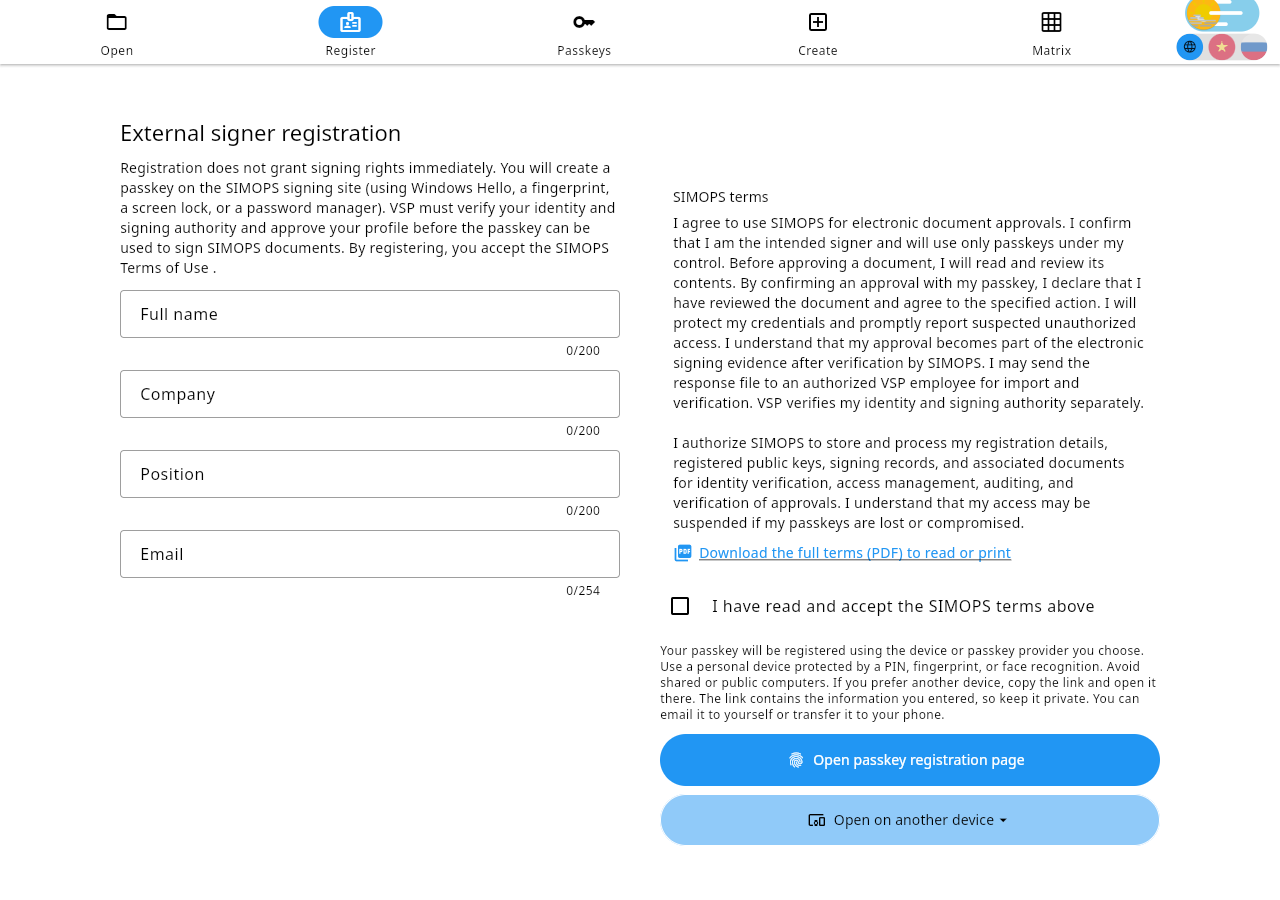
<file: index.html>
<!doctype html>
<html><head>
  <base href="./">
  <meta charset="utf-8">
  <meta name="viewport" content="width=device-width, initial-scale=1">
  <meta name="referrer" content="no-referrer">
  <title>SIMOPS</title>
  <link rel="icon" href="favicon.png">
  <script src="flutter.js" defer></script>
  <script src="static_bootstrap.js" defer></script>
</head><body><noscript>Enable JavaScript to view SIMOPS.</noscript></body></html>
</file>
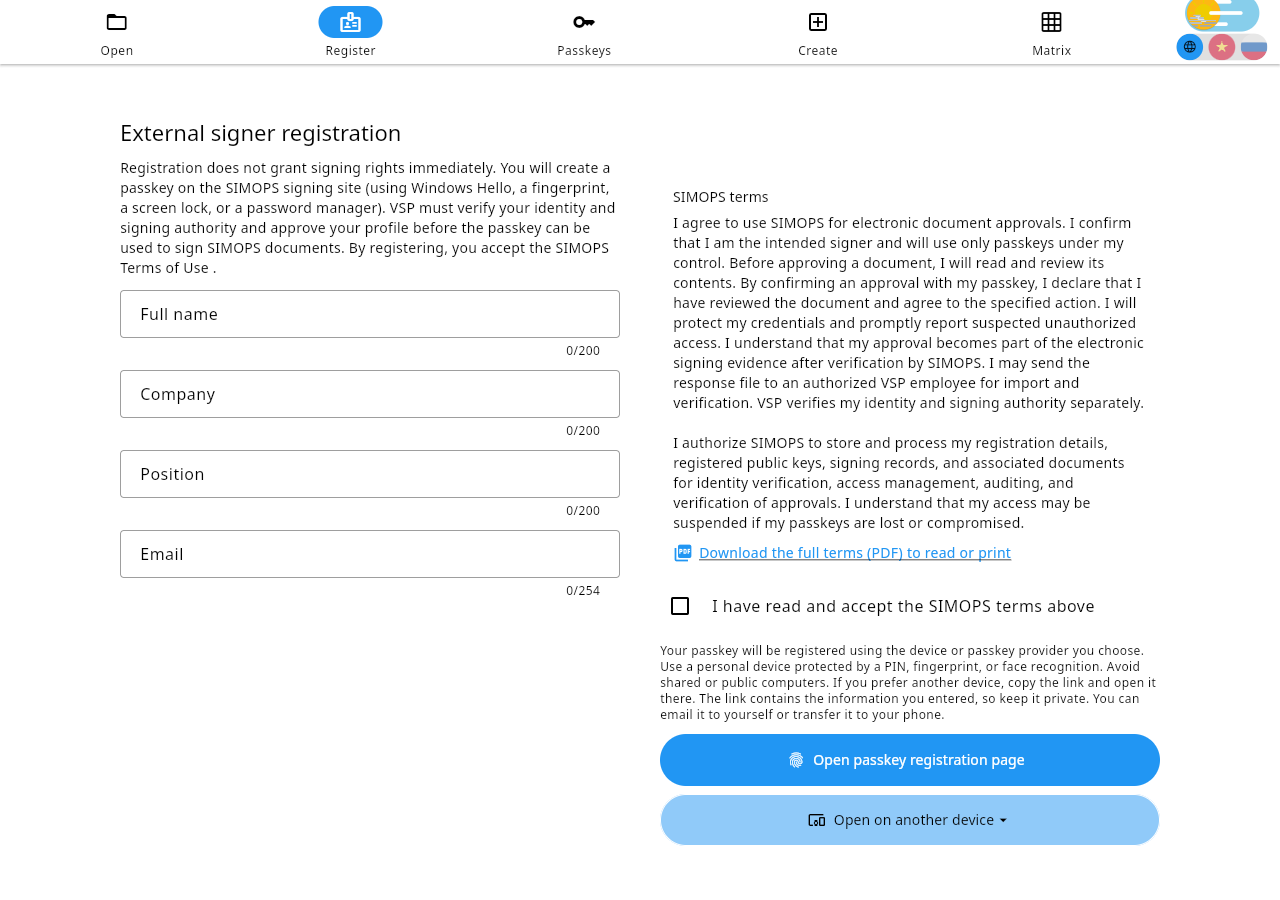
<file: external-register.html>
<!doctype html>
<html lang="en">
<head>
  <meta charset="utf-8">
  <meta name="viewport" content="width=device-width,initial-scale=1">
  <meta name="referrer" content="no-referrer">
  <title>SIMOPS registration</title>
  <script src="external-register-redirect.js" defer></script>
</head>
<body></body>
</html>
</file>
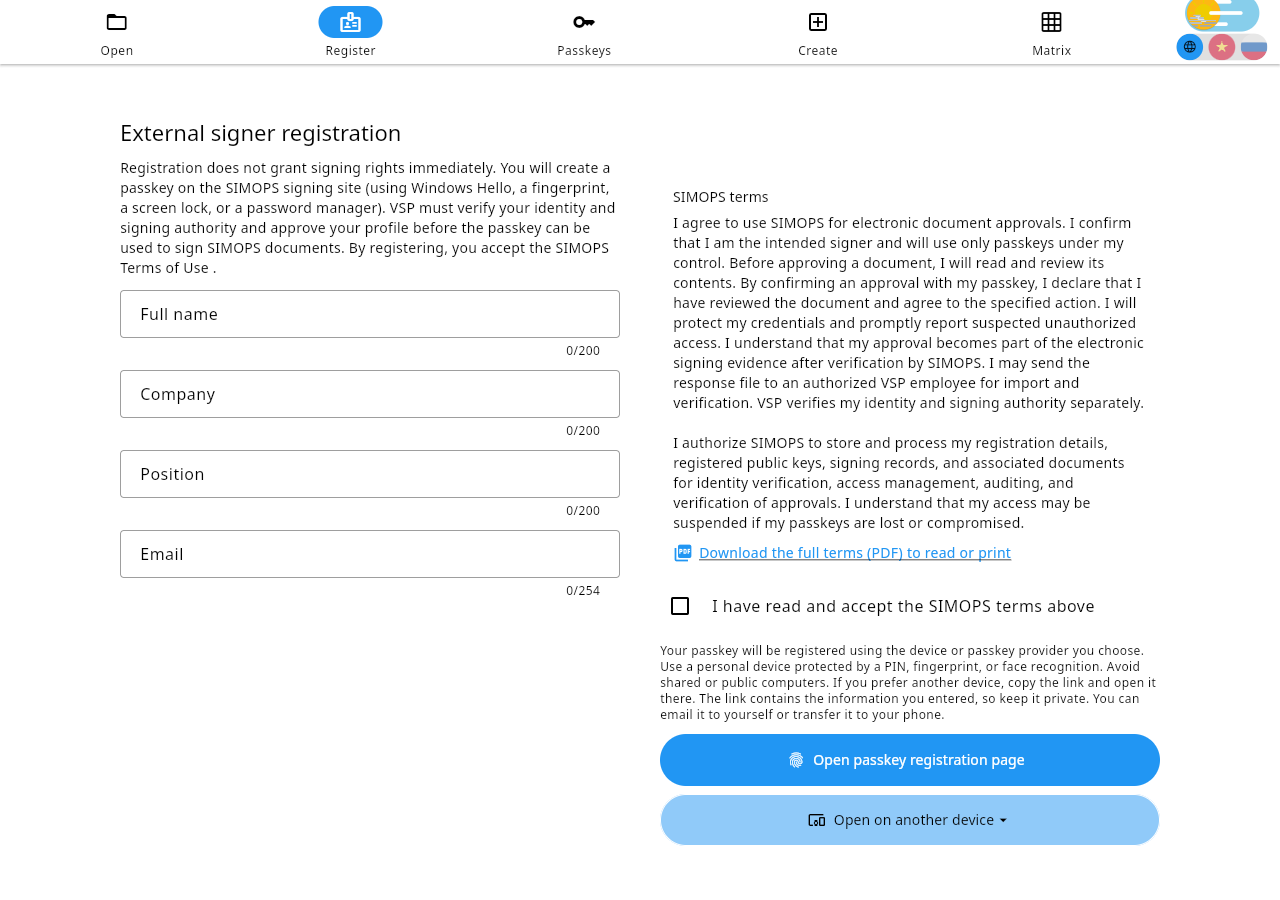
<file: external-signing.html>
<!doctype html>
<html lang="en">
<head>
  <meta charset="utf-8">
  <meta name="viewport" content="width=device-width,initial-scale=1">
  <meta name="referrer" content="no-referrer">
  <title>SIMOPS signing</title>
  <script src="external-signing-redirect.js" defer></script>
</head>
<body></body>
</html>
</file>
